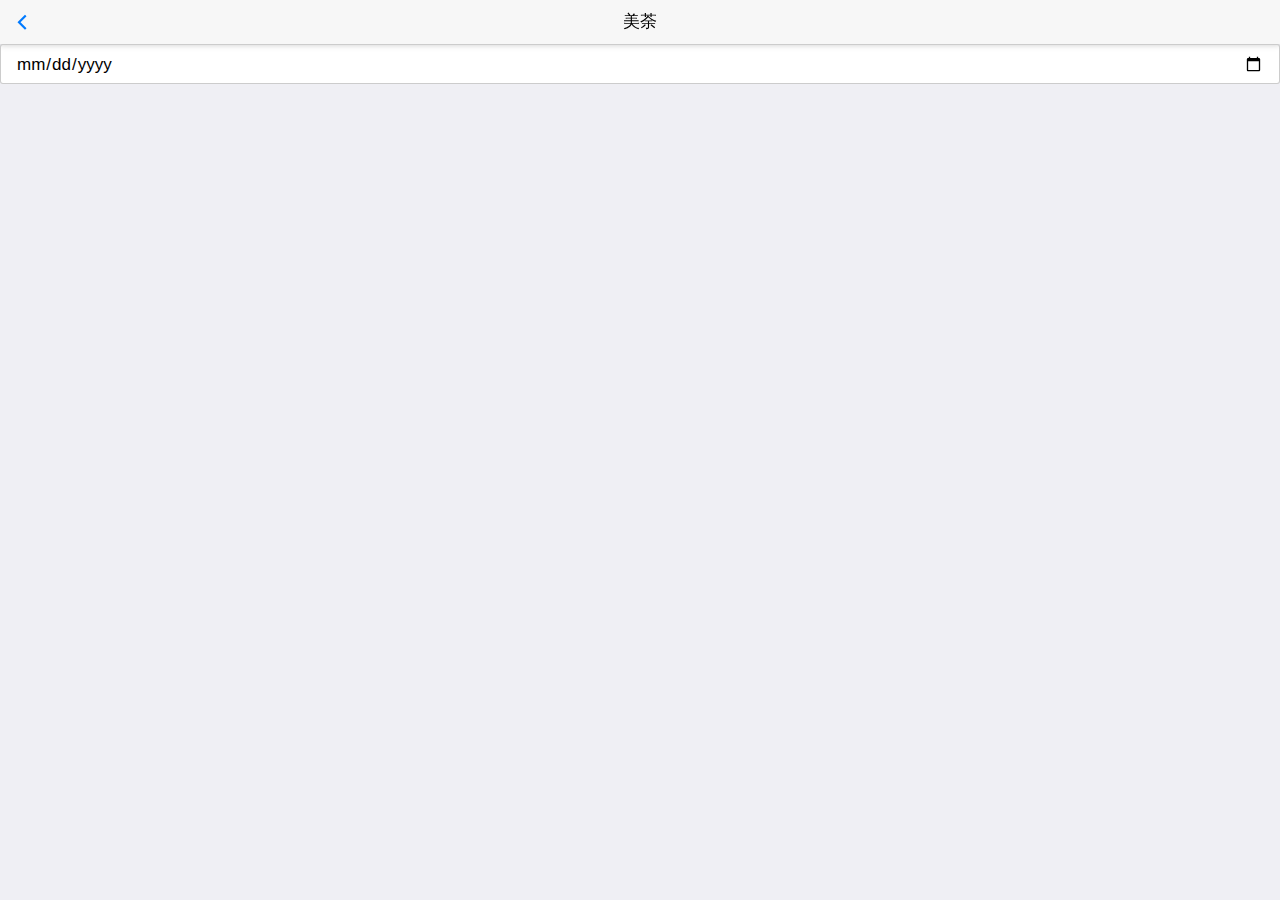
<file: calendar.html>
<!DOCTYPE html>
<html>
	<head>
		<meta charset="utf-8">
		<meta name="viewport" content="width=device-width,initial-scale=1,minimum-scale=1,maximum-scale=1,user-scalable=no" />
		<title></title>
		<link href="css/mui.min.css" rel="stylesheet" />
		<link href="css/style.css" rel="stylesheet" />
	</head>
	<body>
		<header class="mui-bar mui-bar-nav">
	      <a class="mui-action-back mui-icon mui-icon-left-nav mui-pull-left"></a>
	      <h1 class="mui-title">美荼</h1>
	    </header>
	    <div class="mui-content">
	        <input type="date" />
	    </div>
	    
	    
	    <script src="js/mui.min.js" ></script>
		<script src="js/app.js" ></script>
	</body>
</html>
</file>
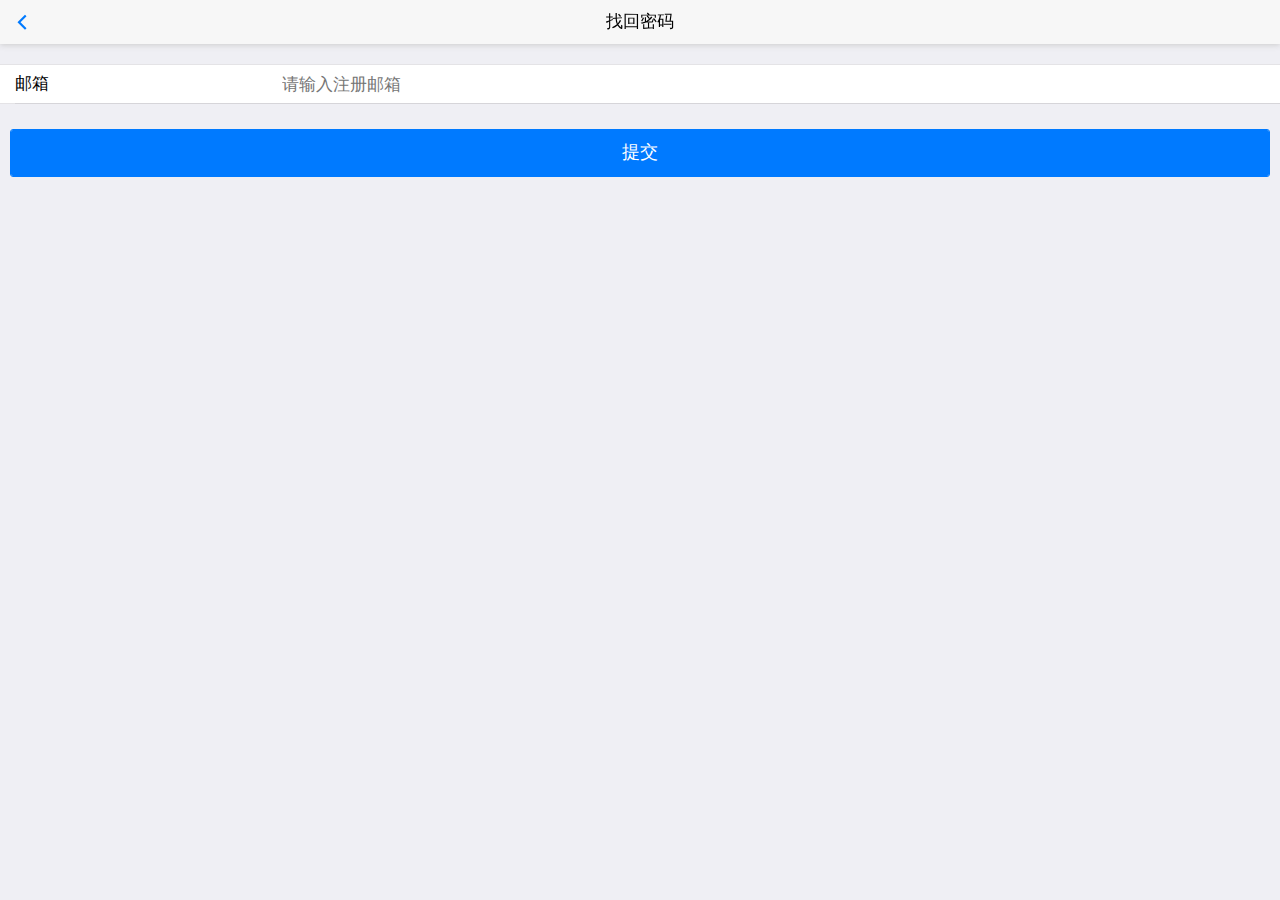
<file: forget_password.html>
<!DOCTYPE html>
<html class="ui-page-login">

	<head>
		<meta charset="utf-8">
		<meta name="viewport" content="width=device-width,initial-scale=1,minimum-scale=1,maximum-scale=1,user-scalable=no" />
		<title></title>
		<link href="css/mui.min.css" rel="stylesheet" />
		<link href="css/style.css" rel="stylesheet" />
		<style>
			.area {
				margin: 20px auto 0px auto;
			}
			.mui-input-group:first-child {
				margin-top: 20px;
			}
			.mui-input-group label {
				width: 22%;
			}
			.mui-input-row label~input,
			.mui-input-row label~select,
			.mui-input-row label~textarea {
				width: 78%;
			}
			.mui-checkbox input[type=checkbox],
			.mui-radio input[type=radio] {
				top: 6px;
			}
			.mui-content-padded {
				margin-top: 25px;
			}
			.mui-btn {
				padding: 10px;
			}
			.mui-input-row label~input, .mui-input-row label~select, .mui-input-row label~textarea{
				margin-top: 1px;
			}
		</style>
	</head>

	<body>
		<header class="mui-bar mui-bar-nav">
			<a class="mui-action-back mui-icon mui-icon-left-nav mui-pull-left"></a>
			<h1 class="mui-title">找回密码</h1>
		</header>
		<div class="mui-content">
			<form class="mui-input-group">
				<!--
				<div class="mui-input-row">
					<label>账号</label>
					<input id='account' type="text" class="mui-input-clear mui-input" placeholder="请输入账号">
				</div>             	
                -->
				<div class="mui-input-row">
					<label>邮箱</label>
					<input id='email' type="email" class="mui-input-clear mui-input" placeholder="请输入注册邮箱">
				</div>
			</form>
			<div class="mui-content-padded">
				<button id='sendMail' class="mui-btn mui-btn-block mui-btn-primary">提交</button>
			</div>
		</div>
		<script src="js/mui.min.js"></script>
		<script src="js/app.js"></script>
		<script>
			(function($, doc) {
				$.init();
				$.plusReady(function() {
					var sendButton = doc.getElementById('sendMail');
					var emailBox = doc.getElementById('email');
					sendButton.addEventListener('tap', function() {
						app.forgetPassword(emailBox.value, function(err, info) {
							plus.nativeUI.toast(err || info);
						});
					}, false);
				});
			}(mui, document));
		</script>
	</body>

</html>
</file>
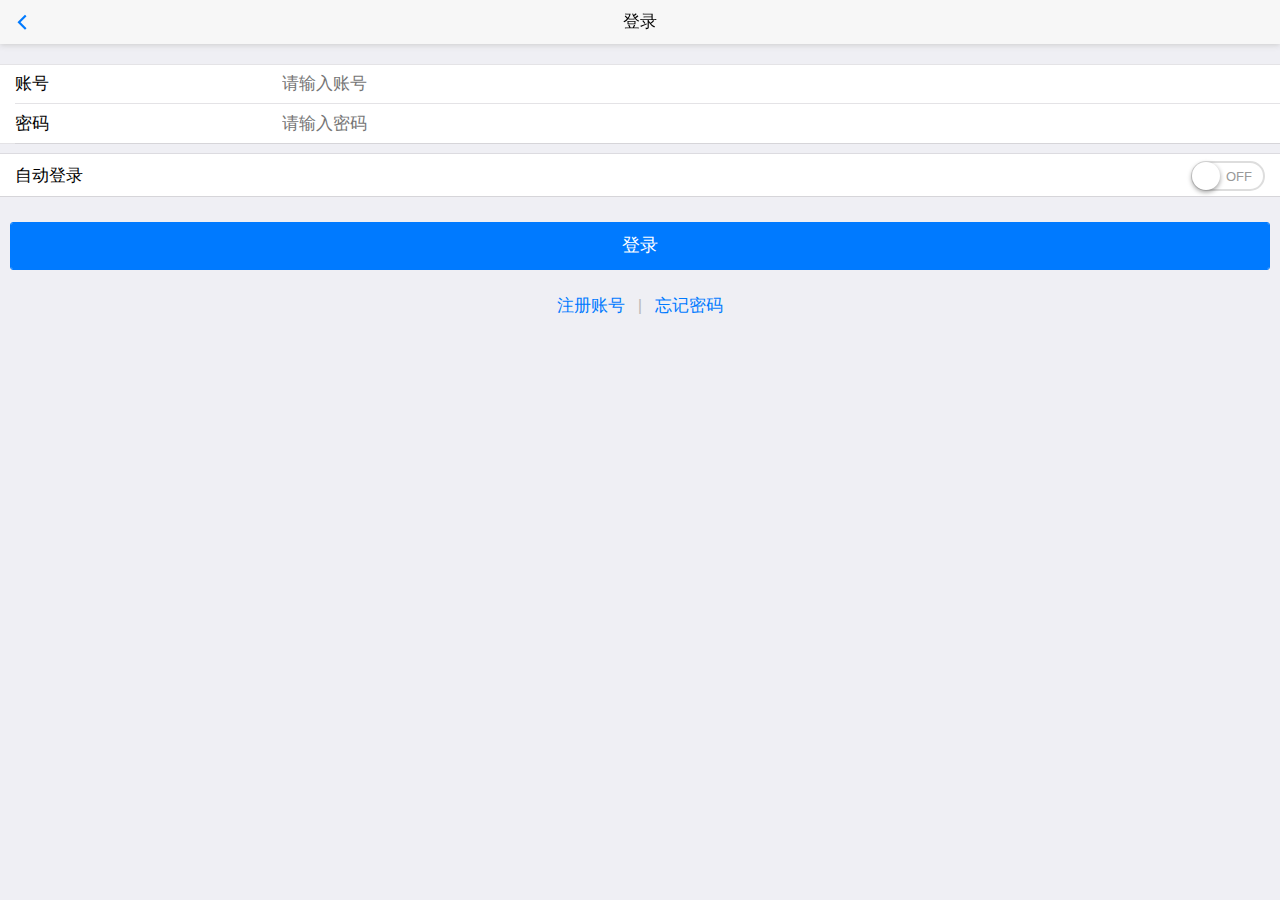
<file: login.html>
<!DOCTYPE html>
<html class="ui-page-login">

	<head>
		<meta charset="utf-8">
		<meta name="viewport" content="width=device-width,initial-scale=1,minimum-scale=1,maximum-scale=1,user-scalable=no" />
		<title></title>
		<link href="css/mui.min.css" rel="stylesheet" />
		<link href="css/style.css" rel="stylesheet" />
		<style>
			.area {
				margin: 20px auto 0px auto;
			}
			
			.mui-input-group {
				margin-top: 10px;
			}
			
			.mui-input-group:first-child {
				margin-top: 20px;
			}
			
			.mui-input-group label {
				width: 22%;
			}
			
			.mui-input-row label~input,
			.mui-input-row label~select,
			.mui-input-row label~textarea {
				width: 78%;
			}
			
			.mui-checkbox input[type=checkbox],
			.mui-radio input[type=radio] {
				top: 6px;
			}
			
			.mui-content-padded {
				margin-top: 25px;
			}
			
			.mui-btn {
				padding: 10px;
			}
			
			.link-area {
				display: block;
				margin-top: 25px;
				text-align: center;
			}
			
			.spliter {
				color: #bbb;
				padding: 0px 8px;
			}
			
			.oauth-area {
				position: absolute;
				bottom: 20px;
				left: 0px;
				text-align: center;
				width: 100%;
				padding: 0px;
				margin: 0px;
			}
			
			.oauth-area .oauth-btn {
				display: inline-block;
				width: 50px;
				height: 50px;
				background-size: 30px 30px;
				background-position: center center;
				background-repeat: no-repeat;
				margin: 0px 20px;
				/*-webkit-filter: grayscale(100%); */
				border: solid 1px #ddd;
				border-radius: 25px;
			}
			
			.oauth-area .oauth-btn:active {
				border: solid 1px #aaa;
			}
			
			.oauth-area .oauth-btn.disabled {
				background-color: #ddd;
			}
		</style>

	</head>

	<body>
		<header class="mui-bar mui-bar-nav">
			<a class="mui-action-back mui-icon mui-icon-left-nav mui-pull-left"></a>
			<h1 class="mui-title">登录</h1>
		</header>
		<div class="mui-content">
			<form id='login-form' class="mui-input-group">
				<div class="mui-input-row">
					<label>账号</label>
					<input id='account' type="text" class="mui-input-clear mui-input" placeholder="请输入账号">
				</div>
				<div class="mui-input-row">
					<label>密码</label>
					<input id='password' type="password" class="mui-input-clear mui-input" placeholder="请输入密码">
				</div>
			</form>
			<form class="mui-input-group">
				<ul class="mui-table-view mui-table-view-chevron">
					<li class="mui-table-view-cell">
						自动登录
						<div id="autoLogin" class="mui-switch">
							<div class="mui-switch-handle"></div>
						</div>
					</li>
				</ul>
			</form>
			<div class="mui-content-padded">
				<button id='login' class="mui-btn mui-btn-block mui-btn-primary">登录</button>
				<div class="link-area"><a id='reg'>注册账号</a> <span class="spliter">|</span> <a id='forgetPassword'>忘记密码</a>
				</div>
			</div>
			<div class="mui-content-padded oauth-area">

			</div>
		</div>
		<script src="js/mui.min.js"></script>
		<script src="js/mui.enterfocus.js"></script>
		<script src="js/app.js"></script>
		<script>
			(function($, doc) {
				$.init({
					statusBarBackground: '#f7f7f7'
				});
				$.plusReady(function() {
					plus.screen.lockOrientation("portrait-primary");
					var settings = app.getSettings();
					var state = app.getState();
					var mainPage = $.preload({
						"id": 'main',
						"url": 'main.html'
					});
					var toMain = function() {
						$.fire(mainPage, 'show', null);
						setTimeout(function() {
							$.openWindow({
								id: 'main',
								show: {
									aniShow: 'pop-in'
								},
								waiting: {
									autoShow: false
								}
							});
						}, 0);
					};
					//检查 "登录状态/锁屏状态" 开始
					if (settings.autoLogin && state.token && settings.gestures) {
						$.openWindow({
							url: 'unlock.html',
							id: 'unlock',
							show: {
								aniShow: 'pop-in'
							},
							waiting: {
								autoShow: false
							}
						});
					} else if (settings.autoLogin && state.token) {
						toMain();
					} else {
						app.setState(null);
						//第三方登录
						var authBtns = ['qihoo', 'weixin', 'sinaweibo', 'qq']; //配置业务支持的第三方登录
						var auths = {};
						var oauthArea = doc.querySelector('.oauth-area');
						plus.oauth.getServices(function(services) {
							for (var i in services) {
								var service = services[i];
								auths[service.id] = service;
								if (~authBtns.indexOf(service.id)) {
									var isInstalled = app.isInstalled(service.id);
									var btn = document.createElement('div');
									//如果微信未安装，则为不启用状态
									btn.setAttribute('class', 'oauth-btn' + (!isInstalled && service.id === 'weixin' ? (' disabled') : ''));
									btn.authId = service.id;
									btn.style.backgroundImage = 'url("images/' + service.id + '.png")'
									oauthArea.appendChild(btn);
								}
							}
							$(oauthArea).on('tap', '.oauth-btn', function() {
								if (this.classList.contains('disabled')) {
									plus.nativeUI.toast('您尚未安装微信客户端');
									return;
								}
								var auth = auths[this.authId];
								var waiting = plus.nativeUI.showWaiting();
								auth.login(function() {
									waiting.close();
									plus.nativeUI.toast("登录认证成功");
									auth.getUserInfo(function() {
										plus.nativeUI.toast("获取用户信息成功");
										var name = auth.userInfo.nickname || auth.userInfo.name;
										app.createState(name, function() {
											toMain();
										});
									}, function(e) {
										plus.nativeUI.toast("获取用户信息失败：" + e.message);
									});
								}, function(e) {
									waiting.close();
									plus.nativeUI.toast("登录认证失败：" + e.message);
								});
							});
						}, function(e) {
							oauthArea.style.display = 'none';
							plus.nativeUI.toast("获取登录认证失败：" + e.message);
						});
					}
					// close splash
					setTimeout(function() {
						//关闭 splash
						plus.navigator.closeSplashscreen();
					}, 600);
					//检查 "登录状态/锁屏状态" 结束
					var loginButton = doc.getElementById('login');
					var accountBox = doc.getElementById('account');
					var passwordBox = doc.getElementById('password');
					var autoLoginButton = doc.getElementById("autoLogin");
					var regButton = doc.getElementById('reg');
					var forgetButton = doc.getElementById('forgetPassword');
					loginButton.addEventListener('tap', function(event) {
						var loginInfo = {
							account: accountBox.value,
							password: passwordBox.value
						};
						
						app.login(loginInfo, function(err) {
							if (err) {
								plus.nativeUI.toast(err);
								return;
							}
							toMain();
						});
					});
					$.enterfocus('#login-form input', function() {
						$.trigger(loginButton, 'tap');
					});
					autoLoginButton.classList[settings.autoLogin ? 'add' : 'remove']('mui-active')
					autoLoginButton.addEventListener('toggle', function(event) {
						setTimeout(function() {
							var isActive = event.detail.isActive;
							settings.autoLogin = isActive;
							app.setSettings(settings);
						}, 50);
					}, false);
					regButton.addEventListener('tap', function(event) {
						$.openWindow({
							url: 'reg.html',
							id: 'reg',
							preload: true,
							show: {
								aniShow: 'pop-in'
							},
							styles: {
								popGesture: 'hide'
							},
							waiting: {
								autoShow: false
							}
						});
					}, false);
					forgetButton.addEventListener('tap', function(event) {
						$.openWindow({
							url: 'forget_password.html',
							id: 'forget_password',
							preload: true,
							show: {
								aniShow: 'pop-in'
							},
							styles: {
								popGesture: 'hide'
							},
							waiting: {
								autoShow: false
							}
						});
					}, false);
					//
					window.addEventListener('resize', function() {
						oauthArea.style.display = document.body.clientHeight > 400 ? 'block' : 'none';
					}, false);
					//
					var backButtonPress = 0;
					$.back = function(event) {
						backButtonPress++;
						if (backButtonPress > 1) {
							plus.runtime.quit();
						} else {
							plus.nativeUI.toast('再按一次退出应用');
						}
						setTimeout(function() {
							backButtonPress = 0;
						}, 1000);
						return false;
					};
				});
			}(mui, document));
		</script>
	</body>

</html>
</file>
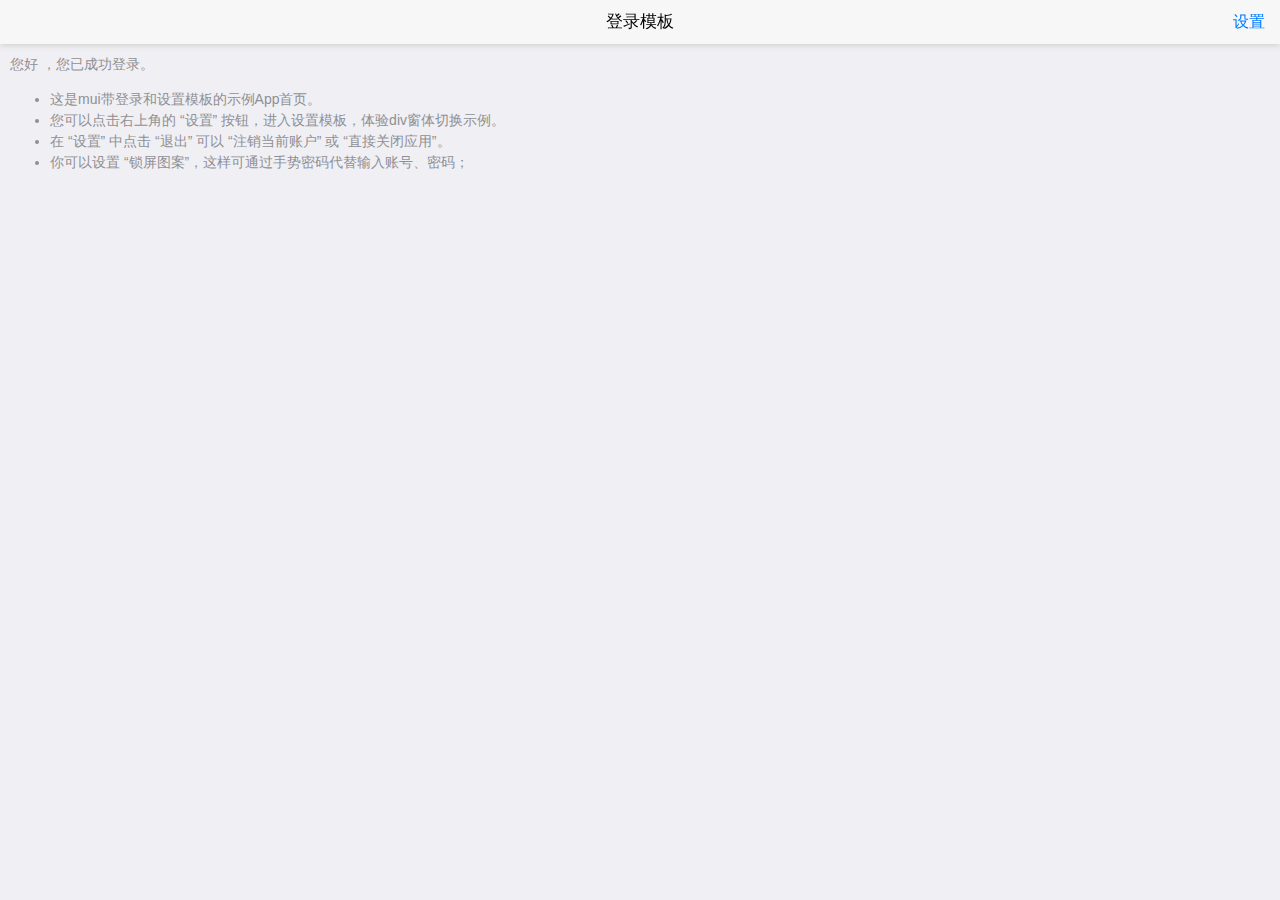
<file: main.html>
<!DOCTYPE html>
<html>

	<head>
		<meta charset="utf-8">
		<meta name="viewport" content="width=device-width,initial-scale=1,minimum-scale=1,maximum-scale=1,user-scalable=no" />
		<title></title>
		<link href="css/mui.min.css" rel="stylesheet" />

		<style>
			ul {
				font-size: 14px;
				color: #8f8f94;
			}
			.mui-btn {
				padding: 10px;
			}
		</style>
	</head>

	<body>
		<header class="mui-bar mui-bar-nav" style="padding-right: 15px;">
			<h1 class="mui-title">登录模板</h1>
			<button id='setting' class=" mui-pull-right mui-btn-link">设置</button>
		</header>
		<div class="mui-content">
			<div class="mui-content-padded">
				<p>
					您好 <span id='account'></span>，您已成功登录。
					<ul>
						<li>这是mui带登录和设置模板的示例App首页。</li>
						<li>您可以点击右上角的 “设置” 按钮，进入设置模板，体验div窗体切换示例。</li>
						<li>在 “设置” 中点击 “退出” 可以 “注销当前账户” 或 “直接关闭应用”。</li>
						<li>你可以设置 “锁屏图案”，这样可通过手势密码代替输入账号、密码；</li>
					</ul>
				</p>
				<!--<button  class="mui-btn mui-btn-block mui-btn-primary">设置</button>-->
				<!--
				<button id='exit' class="mui-btn mui-btn-block mui-btn-green">关闭</button>
                <button id='logout' class="mui-btn mui-btn-red mui-btn-block">注销登录</button>
                -->
			</div>
		</div>
		<script src="js/mui.min.js"></script>
		<script src="js/app.js"></script>
		<script>
			(function($, doc) {
				$.init();
				var settings = app.getSettings();
				var account = doc.getElementById('account');
				//
				window.addEventListener('show', function() {
					var state = app.getState();
					account.innerText = state.account;
				}, false);
				$.plusReady(function() {
					var settingPage = $.preload({
						"id": 'setting',
						"url": 'setting.html'
					});
					//设置
					var settingButton = doc.getElementById('setting');
					//settingButton.style.display = settings.autoLogin ? 'block' : 'none';
					settingButton.addEventListener('tap', function(event) {
						$.openWindow({
							id: 'setting',
							show: {
								aniShow: 'pop-in'
							},
							styles: {
								popGesture: 'hide'
							},
							waiting: {
								autoShow: false
							}
						});
					});
					//--
					$.oldBack = mui.back;
					var backButtonPress = 0;
					$.back = function(event) {
						backButtonPress++;
						if (backButtonPress > 1) {
							plus.runtime.quit();
						} else {
							plus.nativeUI.toast('再按一次退出应用');
						}
						setTimeout(function() {
							backButtonPress = 0;
						}, 1000);
						return false;
					};
				});
			}(mui, document));
		</script>
	</body>

</html>
</file>
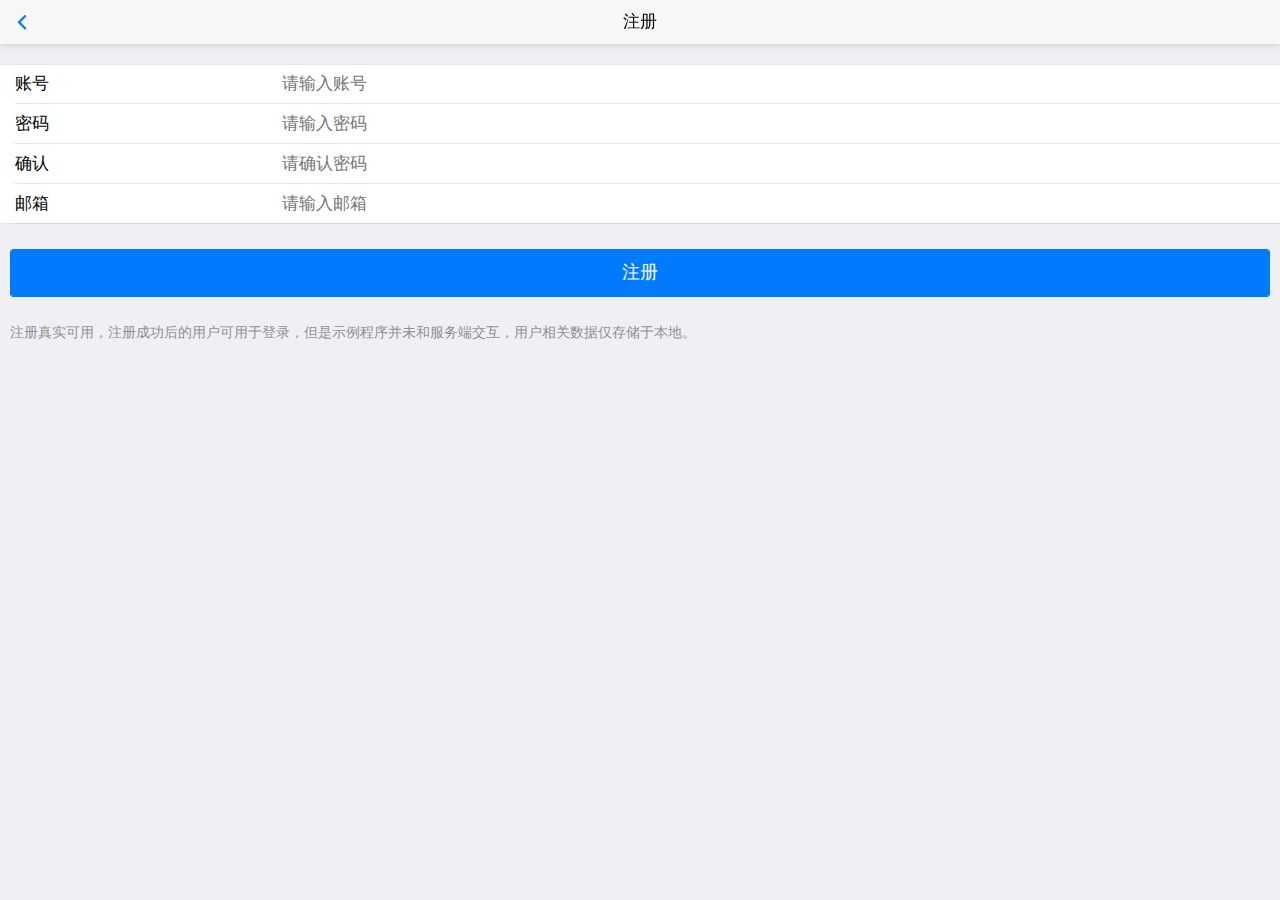
<file: reg.html>
<!DOCTYPE html>
<html class="ui-page-login">

	<head>
		<meta charset="utf-8">
		<meta name="viewport" content="width=device-width,initial-scale=1,minimum-scale=1,maximum-scale=1,user-scalable=no" />
		<title></title>
		<link href="css/mui.min.css" rel="stylesheet" />
		<link href="css/style.css" rel="stylesheet" />
		<style>
			.area {
				margin: 20px auto 0px auto;
			}
			.mui-input-group:first-child {
				margin-top: 20px;
			}
			.mui-input-group label {
				width: 22%;
			}
			.mui-input-row label~input,
			.mui-input-row label~select,
			.mui-input-row label~textarea {
				width: 78%;
			}
			.mui-checkbox input[type=checkbox],
			.mui-radio input[type=radio] {
				top: 6px;
			}
			.mui-content-padded {
				margin-top: 25px;
			}
			.mui-btn {
				padding: 10px;
			}
			
		</style>
	</head>

	<body>
		<header class="mui-bar mui-bar-nav">
			<a class="mui-action-back mui-icon mui-icon-left-nav mui-pull-left"></a>
			<h1 class="mui-title">注册</h1>
		</header>
		<div class="mui-content">
			<form class="mui-input-group">
				<div class="mui-input-row">
					<label>账号</label>
					<input id='account' type="text" class="mui-input-clear mui-input" placeholder="请输入账号">
				</div>
				<div class="mui-input-row">
					<label>密码</label>
					<input id='password' type="password" class="mui-input-clear mui-input" placeholder="请输入密码">
				</div>
				<div class="mui-input-row">
					<label>确认</label>
					<input id='password_confirm' type="password" class="mui-input-clear mui-input" placeholder="请确认密码">
				</div>
				<div class="mui-input-row">
					<label>邮箱</label>
					<input id='email' type="email" class="mui-input-clear mui-input" placeholder="请输入邮箱">
				</div>
			</form>
			<div class="mui-content-padded">
				<button id='reg' class="mui-btn mui-btn-block mui-btn-primary">注册</button>
			</div>
			<div class="mui-content-padded">
				<p>注册真实可用，注册成功后的用户可用于登录，但是示例程序并未和服务端交互，用户相关数据仅存储于本地。</p>
			</div>
		</div>
		<script src="js/mui.min.js"></script>
		<script src="js/app.js"></script>
		<script>
			(function($, doc) {
				$.init();
				$.plusReady(function() {
					var settings = app.getSettings();
					var regButton = doc.getElementById('reg');
					var accountBox = doc.getElementById('account');
					var passwordBox = doc.getElementById('password');
					var passwordConfirmBox = doc.getElementById('password_confirm');
					var emailBox = doc.getElementById('email');
					regButton.addEventListener('tap', function(event) {
						var regInfo = {
							account: accountBox.value,
							password: passwordBox.value,
							email: emailBox.value
						};
						var passwordConfirm = passwordConfirmBox.value;
						if (passwordConfirm != regInfo.password) {
							plus.nativeUI.toast('密码两次输入不一致');
							return;
						}
						app.reg(regInfo, function(err) {
							if (err) {
								plus.nativeUI.toast(err);
								return;
							}
							plus.nativeUI.toast('注册成功');
							$.openWindow({
								url: 'login.html',
								id: 'login',
								show: {
									aniShow: 'pop-in'
								}
							});
						});
					});
				});
			}(mui, document));
		</script>
	</body>

</html>
</file>
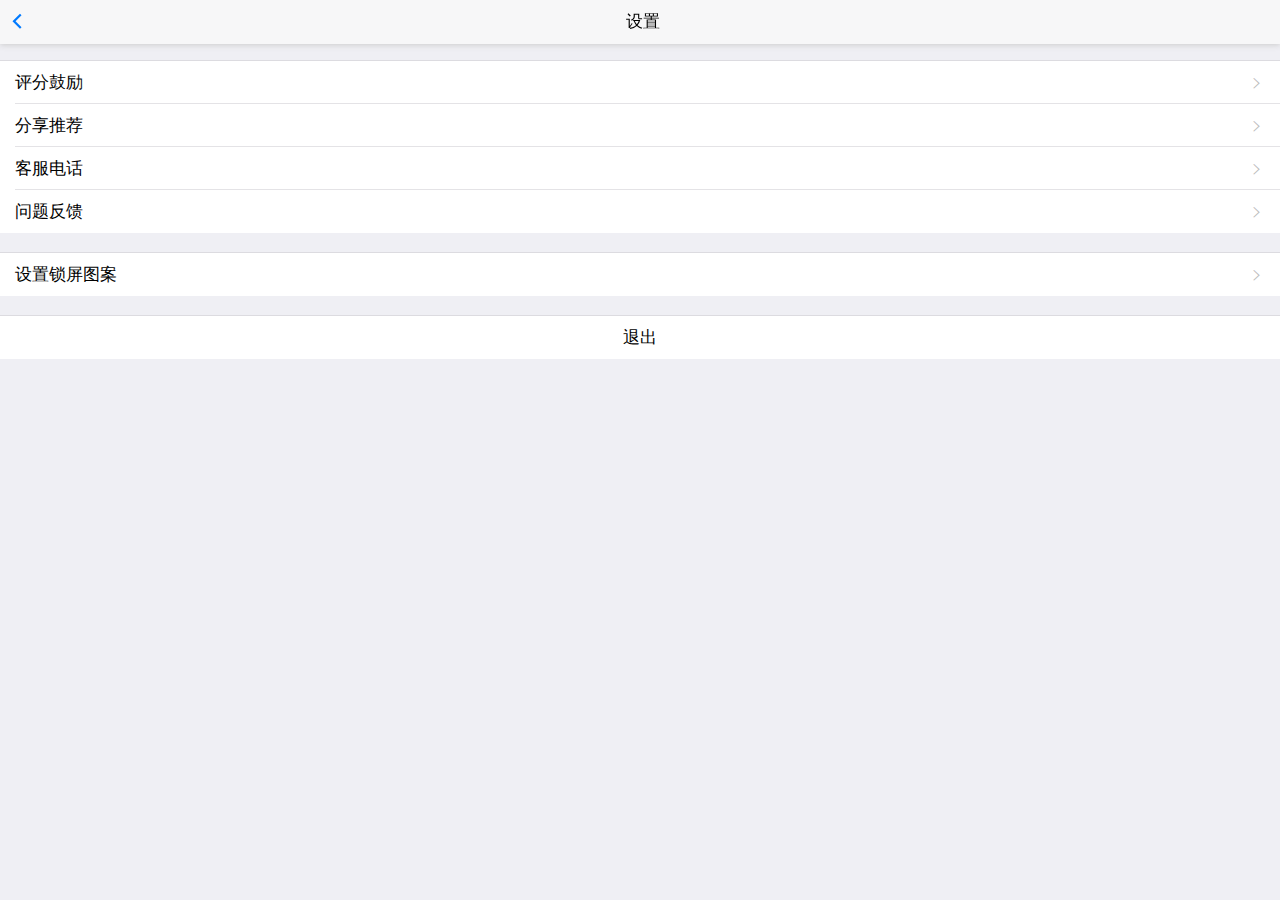
<file: setting.html>
<!DOCTYPE html>
<html>

	<head>
		<meta charset="utf-8">
		<title>Hello MUI</title>
		<meta name="viewport" content="width=device-width, initial-scale=1,maximum-scale=1,user-scalable=no">
		<meta name="apple-mobile-web-app-capable" content="yes">
		<meta name="apple-mobile-web-app-status-bar-style" content="black">

		<link rel="stylesheet" href="./css/mui.min.css">
		<style>
			html,
			body {
				background-color: #efeff4;
			}
			.mui-views,
			.mui-view,
			.mui-pages,
			.mui-page,
			.mui-page-content {
				position: absolute;
				left: 0;
				right: 0;
				top: 0;
				bottom: 0;
				width: 100%;
				height: 100%;
				background-color: #efeff4;
			}
			.mui-pages {
				top: 46px;
				height: auto;
			}
			.mui-scroll-wrapper,
			.mui-scroll {
				background-color: #efeff4;
			}
			.mui-page.mui-transitioning {
				-webkit-transition: -webkit-transform 200ms ease;
				transition: transform 200ms ease;
			}
			.mui-page-left {
				-webkit-transform: translate3d(0, 0, 0);
				transform: translate3d(0, 0, 0);
			}
			.mui-ios .mui-page-left {
				-webkit-transform: translate3d(-20%, 0, 0);
				transform: translate3d(-20%, 0, 0);
			}
			.mui-navbar {
				position: fixed;
				right: 0;
				left: 0;
				z-index: 10;
				height: 44px;
				background-color: #f7f7f8;
			}
			.mui-navbar .mui-bar {
				position: absolute;
				background: transparent;
				text-align: center;
			}
			.mui-android .mui-navbar-inner.mui-navbar-left {
				opacity: 0;
			}
			.mui-ios .mui-navbar-left .mui-left,
			.mui-ios .mui-navbar-left .mui-center,
			.mui-ios .mui-navbar-left .mui-right {
				opacity: 0;
			}
			.mui-navbar .mui-btn-nav {
				-webkit-transition: none;
				transition: none;
				-webkit-transition-duration: .0s;
				transition-duration: .0s;
			}
			.mui-navbar .mui-bar .mui-title {
				display: inline-block;
				position: static;
				width: auto;
			}
			.mui-page-shadow {
				position: absolute;
				right: 100%;
				top: 0;
				width: 16px;
				height: 100%;
				z-index: -1;
				content: '';
			}
			.mui-page-shadow {
				background: -webkit-linear-gradient(left, rgba(0, 0, 0, 0) 0, rgba(0, 0, 0, 0) 10%, rgba(0, 0, 0, .01) 50%, rgba(0, 0, 0, .2) 100%);
				background: linear-gradient(to right, rgba(0, 0, 0, 0) 0, rgba(0, 0, 0, 0) 10%, rgba(0, 0, 0, .01) 50%, rgba(0, 0, 0, .2) 100%);
			}
			.mui-navbar-inner.mui-transitioning,
			.mui-navbar-inner .mui-transitioning {
				-webkit-transition: opacity 200ms ease, -webkit-transform 200ms ease;
				transition: opacity 200ms ease, transform 200ms ease;
			}
			.mui-page {
				display: none;
			}
			.mui-pages .mui-page {
				display: block;
			}
			.mui-page .mui-table-view:first-child {
				margin-top: 15px;
			}
			.mui-page .mui-table-view:last-child {
				margin-bottom: 30px;
			}
			.mui-table-view {
				margin-top: 20px;
			}
			.mui-table-view:after {
				height: 0;
			}
			.mui-table-view span.mui-pull-right {
				color: #999;
			}
			.mui-table-view-divider {
				background-color: #efeff4;
				font-size: 14px;
			}
			.mui-table-view-divider:before,
			.mui-table-view-divider:after {
				height: 0;
			}
			.mui-content-padded {
				margin: 10px 0px;
			}
			.mui-locker {
				margin: 35px auto;
				display: none;
			}
		</style>
		<link rel="stylesheet" type="text/css" href="./css/feedback-page.css" />
	</head>

	<body>
		<a class="mui-action-back mui-icon mui-icon-left-nav mui-pull-left"></a>
		<!--页面主结构开始-->
		<div id="app" class="mui-views">
			<div class="mui-view">
				<div class="mui-navbar">
				</div>
				<div class="mui-pages">
				</div>
			</div>
		</div>
		<!--页面主结构结束-->
		<!--单页面开始-->
		<div id="setting" class="mui-page">
			<!--页面标题栏开始-->
			<div class="mui-navbar-inner mui-bar mui-bar-nav">
				<button type="button" class="mui-left mui-action-back mui-btn  mui-btn-link mui-btn-nav mui-pull-left">
					<span class="mui-icon mui-icon-left-nav"></span>
				</button>
				<h1 class="mui-center mui-title">设置</h1>
			</div>
			<!--页面标题栏结束-->
			<!--页面主内容区开始-->
			<div class="mui-page-content">
				<div class="mui-scroll-wrapper">
					<div class="mui-scroll">
						<ul class="mui-table-view mui-table-view-chevron">
							<li class="mui-table-view-cell">
								<a id="rate" class="mui-navigate-right">评分鼓励</a>
							</li>
							<li class="mui-table-view-cell">
								<a id="share" class="mui-navigate-right">分享推荐</a>
							</li>
							<li class="mui-table-view-cell">
								<a id="tel" class="mui-navigate-right">客服电话</a>
							</li>
							<li class="mui-table-view-cell">
								<a id="feedback-btn" href="#feedback" class="mui-navigate-right">问题反馈</a>
							</li>
						</ul>
						<ul class="mui-table-view mui-table-view-chevron">
							<li class="mui-table-view-cell">
								<a href="#lock" class="mui-navigate-right">设置锁屏图案</a>
							</li>
						</ul>
						<ul class="mui-table-view">
							<li class="mui-table-view-cell" style="text-align: center;">
								<a id='exit'>退出</a>
							</li>
						</ul>
					</div>
				</div>
			</div>
			<!--页面主内容区结束-->
		</div>
		<div id="notifications_disturb" class="mui-page">
			<div class="mui-navbar-inner mui-bar mui-bar-nav">
				<button type="button" class="mui-left mui-action-back mui-btn  mui-btn-link mui-btn-nav mui-pull-left">
					<span class="mui-icon mui-icon-left-nav"></span>新消息通知
				</button>
				<h1 class="mui-center mui-title">功能消息免打扰</h1>
			</div>
			<div class="mui-page-content">
				<div class="mui-scroll-wrapper">
					<div class="mui-scroll">
						<ul class="mui-table-view mui-table-view-radio">
							<li class="mui-table-view-cell">
								<a class="mui-navigate-right">开启</a>
							</li>
							<li class="mui-table-view-cell">
								<a class="mui-navigate-right">只在夜间开启</a>
							</li>
							<li class="mui-table-view-cell">
								<a class="mui-navigate-right">关闭</a>
							</li>
						</ul>
					</div>
				</div>
			</div>
		</div>

		<div id="lock" class="mui-page">
			<div class="mui-navbar-inner mui-bar mui-bar-nav">
				<button type="button" class="mui-left mui-action-back mui-btn  mui-btn-link mui-btn-nav mui-pull-left">
					<span class="mui-icon mui-icon-left-nav"></span>设置
				</button>
				<h1 class="mui-center mui-title">锁屏图案</h1>
			</div>
			<div class="mui-page-content">
				<div class="mui-content-padded">
					<ul class="mui-table-view mui-table-view-chevron">
						<li class="mui-table-view-cell">
							使用手势解锁
							<div id="lockState" class="mui-switch">
								<div class="mui-switch-handle"></div>
							</div>
						</li>
					</ul>
					<div class="mui-locker" data-locker-width='320' data-locker-height='320' data-locker-options='{"ringColor":"rgba(221,221,221,1)","fillColor":"#ffffff","pointColor":"rgba(0,136,204,1)","lineColor":"rgba(0,136,204,1)"}'>
					</div>
				</div>
			</div>
		</div>

		<div id="feedback" class="mui-page feedback">
			<div class="mui-navbar-inner mui-bar mui-bar-nav">
				<button type="button" class="mui-left mui-action-back mui-btn  mui-btn-link mui-btn-nav mui-pull-left">
					<span class="mui-icon mui-icon-left-nav"></span>设置
				</button>
				<h1 class="mui-center mui-title">问题反馈</h1>
			</div>
			<div class="mui-page-content">
				<p>问题和意见</p>
				<div class="row mui-input-row">
					<textarea id='question' class="mui-input-clear question" placeholder="请详细描述你的问题和意见..."></textarea>
				</div>
				<p>图片(选填,提供问题截图)</p>
				<div id='image-list' class="row image-list">
				</div>
				<p>QQ/邮箱</p>
				<div class="mui-input-row">
					<input id='contact' type="text" class="mui-input-clear  contact" placeholder="(选填,方便我们联系你 )" />
				</div>
				<button id='submit' type="button" class="mui-btn mui-btn-green">提交</button>
			</div>
			<p>此示例基于环信 “WebIM SDK” + 环信 “移动客服” 实现，在环信 “移动客服面板” 能够查阅反馈信息。</p>
		</div>

	</body>
	<script src="./js/mui.min.js "></script>
	<script src="./js/mui.view.js "></script>
	<script src='./libs/easymob-webim-sdk/jquery-1.11.1.js'></script>
	<script src='./libs/easymob-webim-sdk/strophe-custom-2.0.0.js'></script>
	<script src='./libs/easymob-webim-sdk/json2.js'></script>
	<script src="./libs/easymob-webim-sdk/easemob.im-1.0.5.js"></script>
	<script src='./js/feedback.js'></script>
	<script src="./js/feedback-page.js"></script>
	<script src="./js/mui.locker.js"></script>
	<script src="./js/app.js"></script>
	<script>
		mui.init();
		 //初始化单页view
		var viewApi = mui('#app').view({
			defaultPage: '#setting'
		});
		 //初始化单页的区域滚动
		mui('.mui-scroll-wrapper').scroll();
		 //分享操作 
		var shares = {};
		mui.plusReady(function() {
			plus.share.getServices(function(s) {
				if (s && s.length > 0) {
					for (var i = 0; i < s.length; i++) {
						var t = s[i];
						shares[t.id] = t;
					}
				}
			}, function() {
				console.log("获取分享服务列表失败");
			});
		});
		 //分享链接点击事件
		document.getElementById("share").addEventListener('tap', function() {
			var ids = [{
					id: "weixin",
					ex: "WXSceneSession"
				}, {
					id: "weixin",
					ex: "WXSceneTimeline"
				}, {
					id: "sinaweibo"
				}, {
					id: "tencentweibo"
				}, {
					id: "qq"
				}],
				bts = [{
					title: "发送给微信好友"
				}, {
					title: "分享到微信朋友圈"
				}, {
					title: "分享到新浪微博"
				}, {
					title: "分享到腾讯微博"
				}, {
					title: "分享到QQ"
				}];
			plus.nativeUI.actionSheet({
				cancel: "取消",
				buttons: bts
			}, function(e) {
				var i = e.index;
				if (i > 0) {
					var s_id = ids[i - 1].id;
					var share = shares[s_id];
					if (share.authenticated) {
						shareMessage(share, ids[i - 1].ex);
					} else {
						share.authorize(function() {
							shareMessage(share, ids[i - 1].ex);
						}, function(e) {
							console.log("认证授权失败：" + e.code + " - " + e.message);
						});
					}
				}
			});
		});

		function shareMessage(share, ex) {
				var msg = {
					extra: {
						scene: ex
					}
				};
				msg.href = "http://www.dcloud.io/hellomui/";
				msg.title = "最接近原生APP体验的高性能前端框架";
				msg.content = "我正在体验HelloMUI，果然很流畅，基本看不出和原生App的差距";
				if (~share.id.indexOf('weibo')) {
					msg.content += "；体验地址：http://www.dcloud.io/hellomui/";
				}
				msg.thumbs = ["_www/images/logo.png"];
				share.send(msg, function() {
					console.log("分享到\"" + share.description + "\"成功！ ");
				}, function(e) {
					console.log("分享到\"" + share.description + "\"失败: " + e.code + " - " + e.message);
				});
			}
			//去评分
		document.getElementById("rate").addEventListener('tap', function() {
			if (mui.os.ios) {
				location.href = 'https://itunes.apple.com/WebObjects/MZStore.woa/wa/viewContentsUserReviews?id=682211190&pageNumber=0&sortOrdering=2&type=&mt=8';
			} else if (mui.os.android) {
				plus.runtime.openURL("market://details?id=io.dcloud.HelloMUI", function(e) {
					plus.runtime.openURL("market://details?id=io.dcloud.HelloMUI", function(e) {
						mui.alert("360手机助手和应用宝，你一个都没装，暂时无法评分，感谢支持");
					}, "com.qihoo.appstore");
				}, "com.tencent.android.qqdownloader");
			}
		});
		 //客服电话
		document.getElementById("tel").addEventListener('tap', function() {
			plus.device.dial("114");
		});
		 //退出操作******************
		document.getElementById('exit').addEventListener('tap', function() {
			if (mui.os.ios) {
				app.setState({});
				mui.openWindow({
					url: 'login.html',
					id: 'login',
					show: {
						aniShow: 'pop-in'
					},
					waiting: {
						autoShow: false
					}
				});
				return;
			}
			var btnArray = [{
				title: "注销当前账号"
			}, {
				title: "直接关闭应用"
			}];
			plus.nativeUI.actionSheet({
				cancel: "取消",
				buttons: btnArray
			}, function(event) {
				var index = event.index;
				switch (index) {
					case 1:
						app.setState({});
						mui.openWindow({
							url: 'login.html',
							id: 'login',
							show: {
								aniShow: 'pop-in'
							},
							waiting: {
								autoShow: false
							}
						});
						break;
					case 2:
						plus.runtime.quit();
						break;
				}
			});
		}, false);
		 //************************
		 //锁屏设置
		(function($, doc) {
			//$.init();
			$.plusReady(function() {
				var settings = app.getSettings();
				var lockStateButton = doc.getElementById("lockState");
				var locker = doc.querySelector('.mui-locker');
				lockStateButton.classList[settings.gestures ? 'add' : 'remove']('mui-active')
				locker.style.display = settings.gestures ? 'block' : 'none';
				lockStateButton.addEventListener('toggle', function(event) {
					var isActive = event.detail.isActive;
					locker.style.display = isActive ? 'block' : 'none';
					if (!isActive) {
						//						alert(0);
						settings.gestures = '';
						app.setSettings(settings);
					}
				}, false);
				var record = [];
				locker.addEventListener('done', function(event) {
					var rs = event.detail;
					if (rs.points.length < 4) {
						plus.nativeUI.toast('设定的手势太简单了');
						record = [];
						rs.sender.clear();
						return;
					}
					record.push(rs.points.join(''));
					if (record.length >= 2) {
						if (record[0] == record[1]) {
							plus.nativeUI.toast('解锁手势设定成功，以后用户只需使用手势解锁而无需输入密码登录。');
							settings.gestures = record[0];
							settings.autoLogin = true;
							app.setSettings(settings);
							setTimeout(function() {
								$.back();
							}, 200);
						} else {
							plus.nativeUI.toast('两次手势不一致,请重新设定');
						}
						rs.sender.clear();
						record = [];
					} else {
						plus.nativeUI.toast('请确认手势设定');
						rs.sender.clear();
					}
				}, false);
			});
		}(mui, document));
		 //********************
		var view = viewApi.view;
		(function($) {
			//处理view的后退与webview后退
			var oldBack = $.back;
			$.back = function() {
				if (viewApi.canBack()) { //如果view可以后退，则执行view的后退
					viewApi.back();
				} else { //执行webview后退
					oldBack();
				}
			};
			//监听页面切换事件方案1,通过view元素监听所有页面切换事件，目前提供pageBeforeShow|pageShow|pageBeforeBack|pageBack四种事件(before事件为动画开始前触发)
			//第一个参数为事件名称，第二个参数为事件回调，其中e.detail.page为当前页面的html对象
			view.addEventListener('pageBeforeShow', function(e) {
				//				console.log(e.detail.page.id + ' beforeShow');
			});
			view.addEventListener('pageShow', function(e) {
				//进入手执设定界面时
				if (e.detail.page.id == 'lock') {
					var settings = app.getSettings();
					/*if (!settings.autoLogin) {
						plus.nativeUI.toast('当前没有启用 “自动登录”，需要在登录时启用 "自动登录"，设定的手势锁屏才会升效。');
					}*/
					var lockStateButton = document.getElementById("lockState");
					var locker = document.querySelector('.mui-locker');
					lockStateButton.classList[settings.gestures ? 'add' : 'remove']('mui-active')
					locker.style.display = settings.gestures ? 'block' : 'none';
				}
				//				console.log(e.detail.page.id + ' show');
			});
			view.addEventListener('pageBeforeBack', function(e) {
				//				console.log(e.detail.page.id + ' beforeBack');
			});
			view.addEventListener('pageBack', function(e) {
				//				console.log(e.detail.page.id + ' back');
			});
		})(mui);
	</script>

</html>
</file>
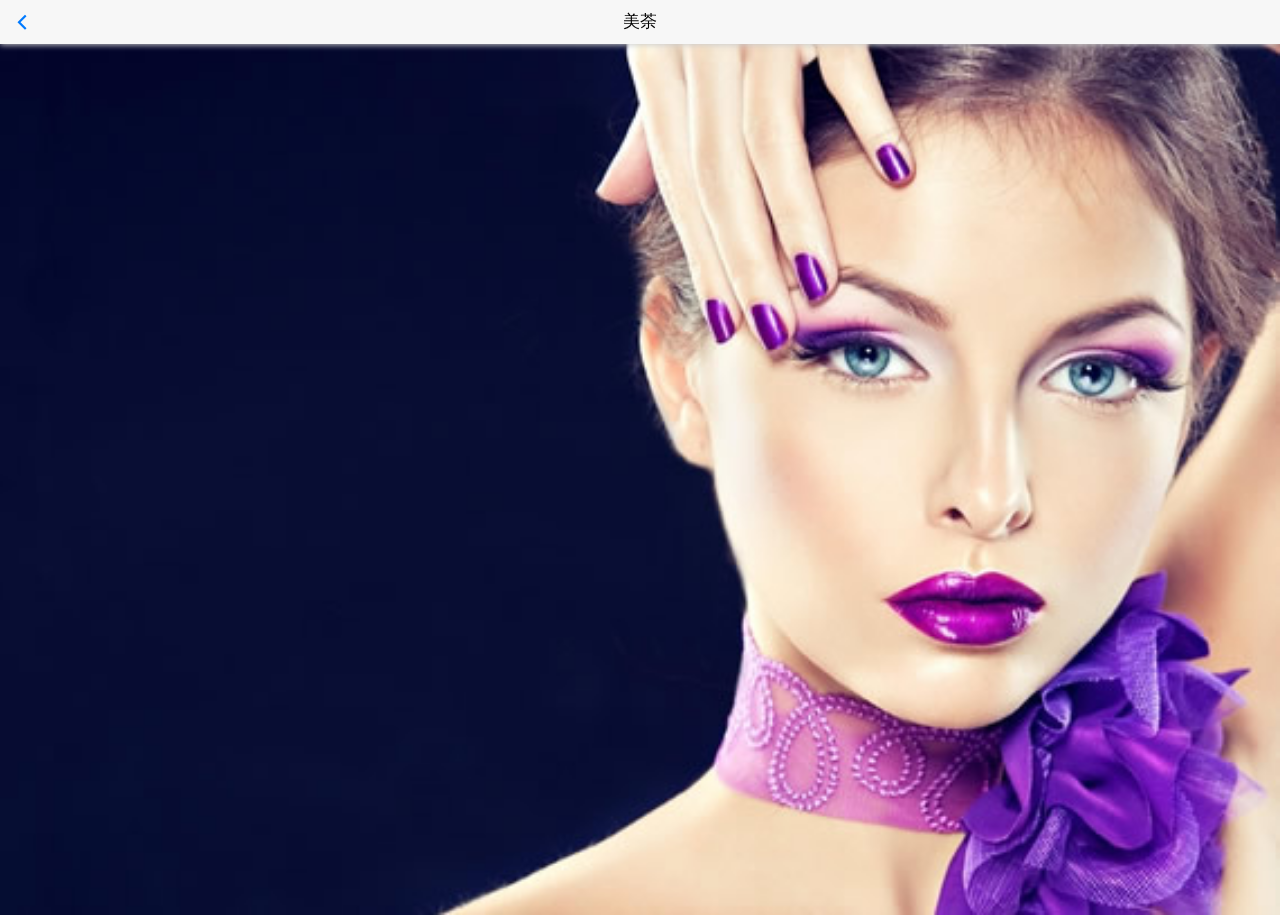
<file: sister.html>
<!DOCTYPE html>
<html>
	<head>
		<meta charset="utf-8">
		<meta name="viewport" content="width=device-width,initial-scale=1,minimum-scale=1,maximum-scale=1,user-scalable=no" />
		<title></title>
		<link href="css/mui.min.css" rel="stylesheet" />
		<link href="css/common/reset.css" rel="stylesheet" />
		<link href="css/style.css" rel="stylesheet" />
	</head>
	<body>
		<header class="mui-bar mui-bar-nav">
	      <a class="mui-action-back mui-icon mui-icon-left-nav mui-pull-left"></a>
	      <h1 class="mui-title">美荼</h1>
	    </header>
	    <div class="mui-content">
	        <div class="sis_List">
	        	<img src="assets/images/beauty.jpg" alt="beauty" class="imgdb" />
	        </div>
	    </div>
	    
	    
	    <script src="js/mui.min.js" ></script>
		<script src="js/app.js" ></script>
	</body>
</html>
</file>
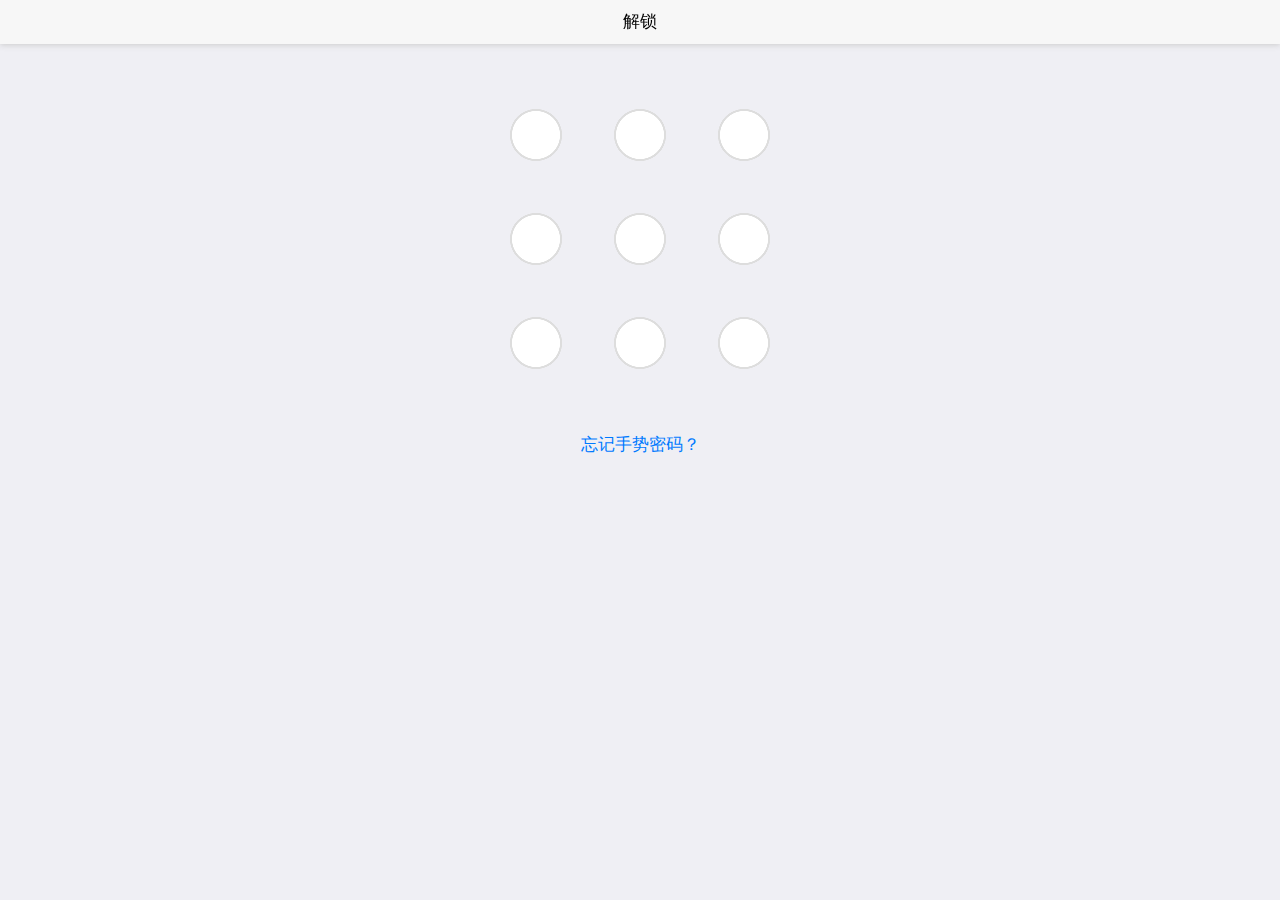
<file: unlock.html>
<!DOCTYPE html>
<html>

	<head>
		<meta charset="utf-8">
		<meta name="viewport" content="width=device-width,initial-scale=1,minimum-scale=1,maximum-scale=1,user-scalable=no" />
		<title></title>
		<link href="css/mui.min.css" rel="stylesheet" />
		<style>
			html,
			body {
				background-color: #efeff4;
				overflow: hidden;
			}
			.mui-locker {
				margin: 35px auto;
			}
			#forget {
				display: block;
				margin-top: 10px;
				text-align: center;
			}
		</style>
	</head>

	<body>
		<header class="mui-bar mui-bar-nav">
			<h1 class="mui-title">解锁</h1>
		</header>
		<div class="mui-content">
			<div class="mui-content-padded" style="margin: 10px 0px;">
				<div class="mui-locker" data-locker-options='{"ringColor":"rgba(221,221,221,1)","fillColor":"#ffffff","pointColor":"rgba(0,136,204,1)","lineColor":"rgba(0,136,204,1)"}' data-locker-width='320' data-locker-height='320'>
				</div>
			</div>
			<a id='forget'>忘记手势密码？</a>
		</div>
		<script src="js/mui.min.js"></script>
		<script src="js/mui.locker.js"></script>
		<script src="js/app.js"></script>

		<script>
			(function($, doc) {
				$.init();
				$.plusReady(function() {
					var mainPage = $.preload({
						"id": 'main',
						"url": 'main.html'
					});
					var toMain = function() {
						$.fire(mainPage, 'show', null);
						setTimeout(function() {
							$.openWindow({
								id: 'main',
								show: {
									aniShow: 'pop-in'
								},
								waiting: {
									autoShow: false
								}
							});
						}, 0);
					};
					var settings = app.getSettings();
					var forgetButton = doc.getElementById("forget");
					var locker = doc.querySelector('.mui-locker');
					var clearStateAndToLogin = function() {
						settings.gestures = '';
						settings.autoLogin = false;
						app.setSettings(settings);
						var state = app.getState();
						state.token = '';
						app.setState(state);
						$.openWindow({
							url: 'login.html',
							id: 'login',
							show: {
								aniShow: 'pop-in'
							},
							waiting: {
								autoShow: false
							}
						});
					};
					forgetButton.addEventListener('tap', function(event) {
						clearStateAndToLogin();
					});
					var tryNumber = 5;
					locker.addEventListener('done', function(event) {
						var rs = event.detail;
						if (settings.gestures == rs.points.join('')) {
							toMain()
							rs.sender.clear();
						} else {
							tryNumber--;
							rs.sender.clear();
							if (tryNumber > 0) {
								plus.nativeUI.toast('解锁手势错误，还能尝试 ' + tryNumber + ' 次。');
							} else {
								clearStateAndToLogin();
							}
						}
					}, false);
					var backButtonPress = 0;
					$.back = function(event) {
						backButtonPress++;
						if (backButtonPress > 1) {
							plus.runtime.quit();
						} else {
							plus.nativeUI.toast('再按一次退出应用');
						}
						setTimeout(function() {
							backButtonPress = 0;
						}, 1000);
						return false;
					};
				});
			}(mui, document));
		</script>
	</body>

</html>
</file>
<file: css/style.css>
.ui-page-login,
body {
	width: 100%;
	height: 100%;
	margin: 0px;
	padding: 0px;
}
.mui-content{height: 100%;}
</file>
<file: css/feedback-page.css>
.feedback body {
	background-color: #EFEFF4;
}
.feedback input,
.feedback textarea {
	border: none !important;
}
.feedback textarea {
	height: 100px;
	margin-bottom: 0 !important;
	padding-bottom: 0 !important;
}
.feedback .row {
	width: 100%;
	background-color: #fff;
}
.feedback p {
	padding: 10px 15px 0;
}
.feedback button#submit { 
	width: 90%;
	height: 46px;
	left: 50%;
	-webkit-transform: translate(-50%);
}
.feedback .hidden {
	display: none;
}
.feedback .image-list {
	width: 100%;
	height: 85px;
	background-size: cover;
	padding: 10px 10px;
	overflow: hidden;
}
.feedback .image-item {
	width: 65px;
	height: 65px;
	background-image: url(../images/iconfont-tianjia.png);
	background-size: 100% 100%;
	display: inline-block;
	position: relative;
	border-radius: 5px;
	margin-right: 10px;
	margin-bottom: 10px;
	border: solid 1px #e8e8e8;
}
.feedback .image-item input[type="file"] {
	position: absolute;
	left: 0px;
	top: 0px;
	width: 100%;
	height: 100%;
	opacity: 0;
	cursor: pointer;
	z-index: 0;
}
.feedback .image-item.space {
	border: none;
}
.feedback .image-item .image-close {
	position: absolute;
	display: inline-block;
	right: -6px;
	top: -6px;
	width: 20px;
	height: 20px;
	text-align: center;
	line-height: 20px;
	border-radius: 12px;
	background-color: #FF5053;
	color: #f3f3f3;
	border: solid 1px #FF5053;
	font-size: 9px;
	font-weight: 200;
	z-index: 1;
}
.feedback .image-item.space .image-close {
	display: none;
}
</file>
